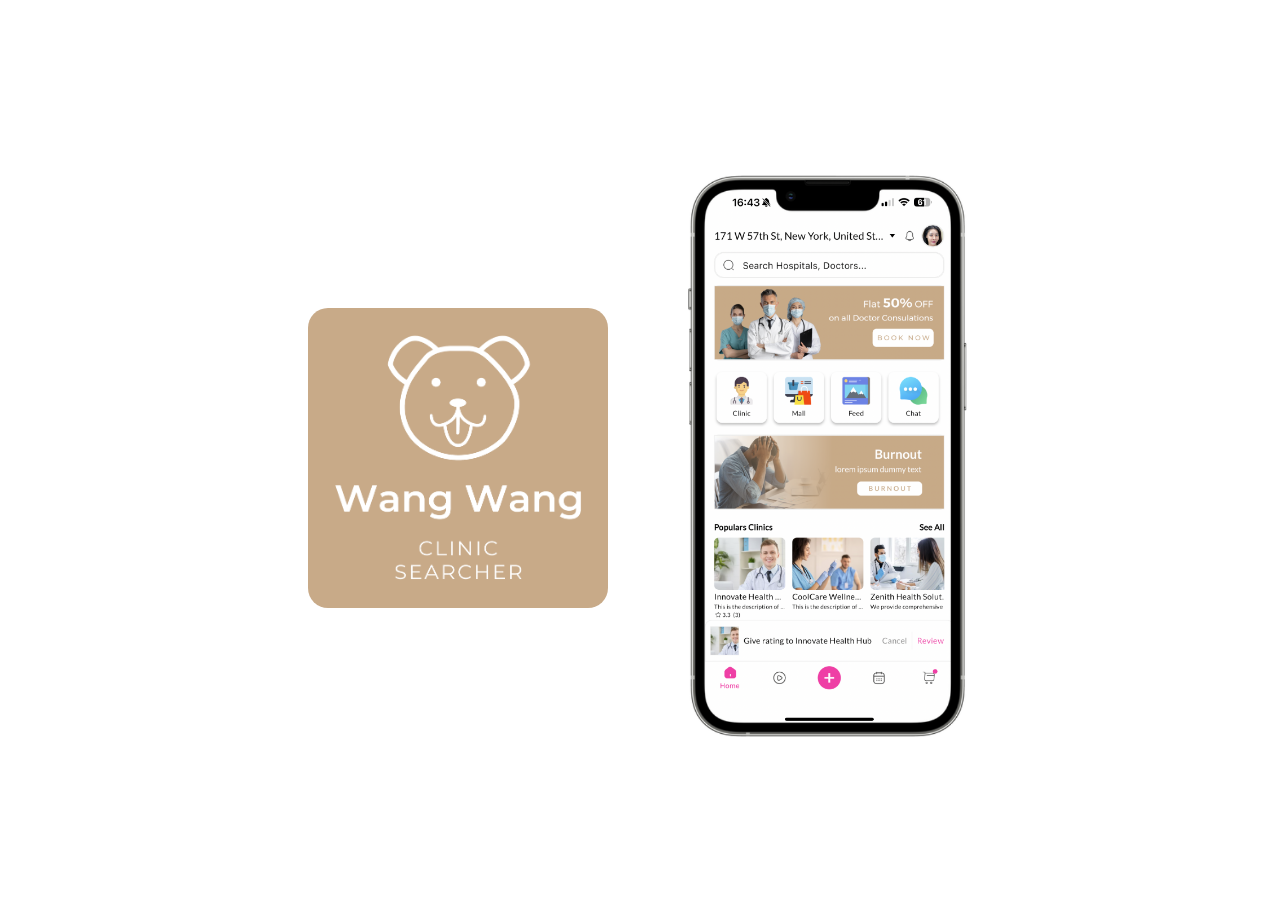
<file: index.html>
<!DOCTYPE html>
<html lang="en">
  <head>
    <meta charset="UTF-8">
    <meta name="viewport" content="width=device-width, height=device-height,initial-scale=1.0">
    <meta http-equiv="X-UA-Compatible" content="ie=edge">
    <title>Wang Wang</title>
    <link rel="stylesheet" href="./style.css">
    <link href="https://fonts.googleapis.com/css2?family=Lato:ital,wght@0,100;0,300;0,400;0,700;0,900;1,100;1,300;1,400;1,700;1,900&display=swap" rel='stylesheet' type='text/css'>
    <link href="https://fonts.googleapis.com/css2?family=Lato:ital,wght@0,100;0,300;0,400;0,700;0,900;1,100;1,300;1,400;1,700;1,900&family=Poppins:ital,wght@0,100;0,200;0,300;0,400;0,500;0,600;0,700;0,800;0,900;1,100;1,200;1,300;1,400;1,500;1,600;1,700;1,800;1,900&display=swap" rel="stylesheet">
    <link rel="icon" href="./WangWangLogo.png" type="image/x-icon">
  </head>
  <body>
    <main style="width: 100%;height: 100%;">
        <div class="container">
            <div style="display:flex; flex-direction: column; font-family: Lato;flex:50%;align-items: flex-end;">
              <img alt="logo" src="./WangWangLogo.png" style="height:50%;width: 50%; border-radius: 20px;">
            </div>
            <div id="demo-logo">
              <!--<img alt="iphone-screenshot" src="public/media/new-screenshot.png" style="height: 500px;border-radius: 20px;position: absolute;">
              <img alt="iphone" src="public/media/iphone.png"  style="    height: 520px;position: relative; margin-left: -5%;margin-top: -3%;">-->
              <img alt="screenshot2" src="public/media/screenshot2.png" style="height:50%;width: 50%;">
            </div>
        </div>
    </main>
    <script>
    const resizeOps = () => {
    document.documentElement.style.setProperty("--vh", window.innerHeight * 0.01 + "px");
  };

  resizeOps();
  window.addEventListener("resize", resizeOps);
  </script>
  </body>
</html>
</file>
<file: style.css>
.container {
  width: 100%;
  height: 100%;
  display: flex;
  justify-content: center;
  align-items: center;
}

.left {
  flex: 50%;
  display: flex;
  align-items: center;
  justify-content: center;
}

.right {
  flex: 50%;
}

.homepage {
  width: 1800px;
  height: 2100px;
  -webkit-transform:scale(0.4);
  -moz-transform:scale(0.4);
  -o-transform:scale(0.4);
  transform:scale(0.4);
  /* position it, as if it was the original size */
  position: absolute;
  left: 100px;
  top: -620px;
}

#qr-code {
  height:120px;
  width: 120px;
  position:relative;
      margin-left: -10%;
    margin-top: 40%;
}

#demo-logo {
  margin-left:5%;
  flex:50%;
}

html, body {
  height: 100vh;
  height: calc(var(--vh, 1vh) * 100);
}
</file>
